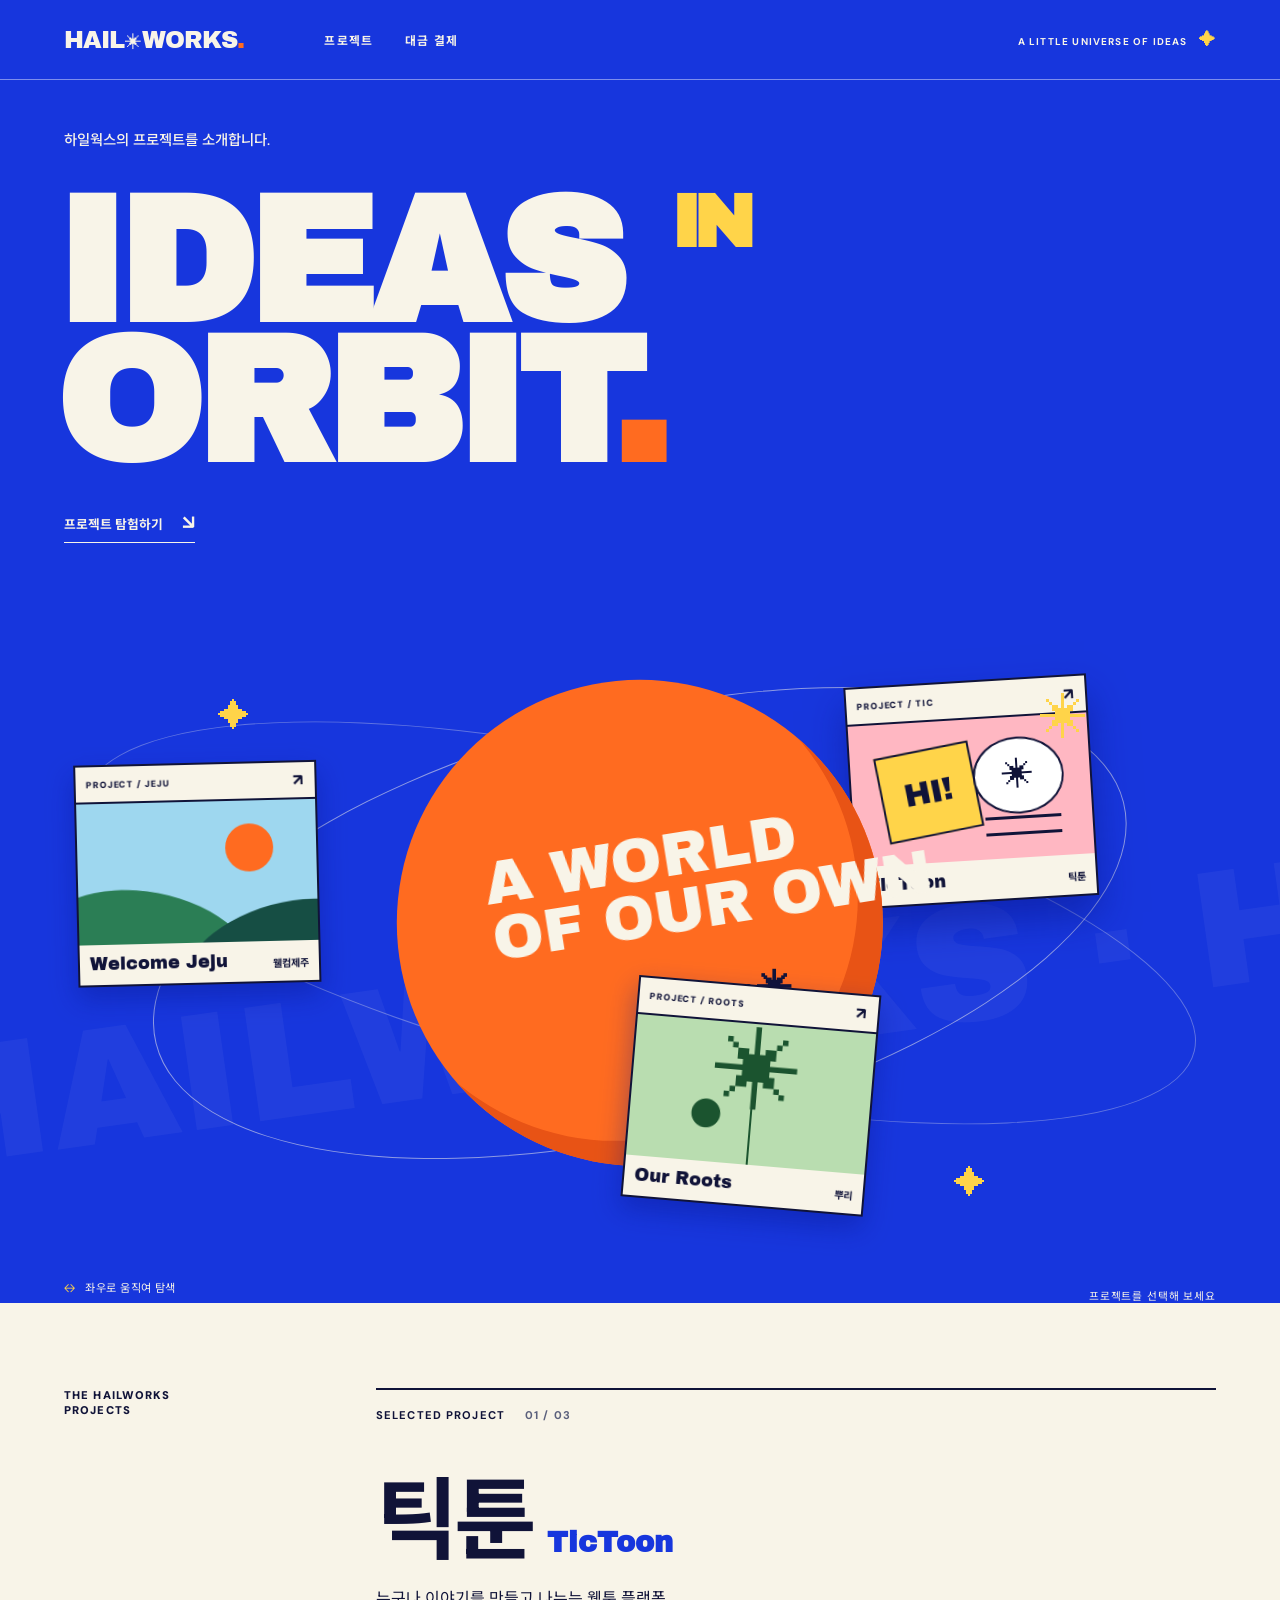
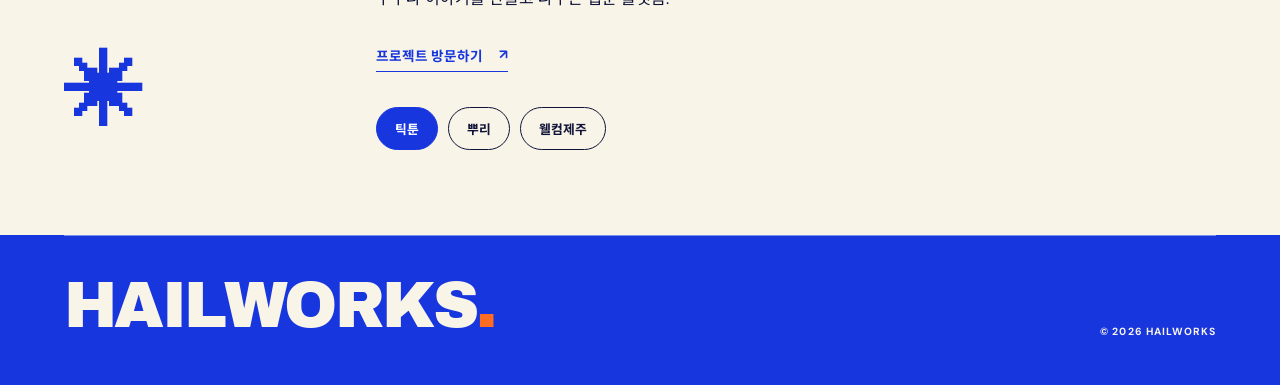
<file: index.html>
<!doctype html>
<html lang="ko">
<head>
<meta name="google-site-verification" content="eOjzuwGYqQo4Wg-wgAqYuZawv53X6PlHhTHtmQLiYrs" />
<meta charset="utf-8"><meta name="viewport" content="width=device-width,initial-scale=1"><meta name="theme-color" content="#1633d7">
<title>HAILWORKS — Ideas in orbit</title>
<link rel="icon" href="favicon.svg" type="image/svg+xml">
<meta name="description" content="하일웍스가 만들고 있는 프로젝트를 소개합니다.">
<link rel="preconnect" href="https://fonts.googleapis.com"><link rel="preconnect" href="https://fonts.gstatic.com" crossorigin><link href="https://fonts.googleapis.com/css2?family=Archivo+Black&family=DM+Sans:wght@400;600;700&family=Noto+Sans+KR:wght@400;500;700;900&display=swap" rel="stylesheet"><link rel="stylesheet" href="styles.css"><script src="script.js" defer></script>
</head>
<body>
<a class="skip" href="#projects">프로젝트로 건너뛰기</a>
<header class="header"><a class="brand" href="#top" aria-label="하일웍스 홈">HAIL<span class="brand-star">✳</span>WORKS<span class="brand-dot">.</span></a><nav aria-label="주요 메뉴"><a href="#projects">프로젝트</a><a href="payment.html">대금 결제</a></nav><span class="header-note">A LITTLE UNIVERSE OF IDEAS <span>✦</span></span></header>
<main id="top">
<section class="hero" aria-labelledby="hero-title"><div class="hero-top"><p class="hero-intro">하일웍스의 프로젝트를 소개합니다.</p></div>
<h1 id="hero-title">IDEAS <span>IN</span><br>ORBIT<span class="title-period">.</span></h1><div class="hero-bottom"><a href="#projects">프로젝트 탐험하기 <span aria-hidden="true">↘</span></a></div>
<div class="orbit-scene" id="projects"><div class="orbit-back-text" aria-hidden="true">HAILWORKS · HAILWORKS ·</div><div class="orbit-ring orbit-ring-one"></div><div class="orbit-ring orbit-ring-two"></div><div class="sun"><span class="sun-label">A WORLD<br>OF OUR OWN</span><span class="sun-bottom">MADE OF IDEAS <span>✳</span></span></div><span class="spark spark-one" aria-hidden="true">✦</span><span class="spark spark-two" aria-hidden="true">✳</span><span class="spark spark-three" aria-hidden="true">✦</span>
<div class="satellite satellite-tic"><button class="project-stamp stamp-tic is-selected" type="button" data-project="tictoon" aria-pressed="true"><span class="stamp-top"><span>PROJECT / TIC</span><span aria-hidden="true">↗</span></span><span class="stamp-art tic-art"><span class="comic-panel">HI!</span><span class="comic-bubble">✳</span><span class="comic-lines"></span></span><span class="stamp-name">TicToon <small>틱툰</small></span></button></div>
<div class="satellite satellite-roots"><button class="project-stamp stamp-roots" type="button" data-project="roots" aria-pressed="false"><span class="stamp-top"><span>PROJECT / ROOTS</span><span aria-hidden="true">↗</span></span><span class="stamp-art roots-art"><span class="roots-mark">✳</span><span class="roots-line"></span><span class="roots-leaf">●</span></span><span class="stamp-name">Our Roots <small>뿌리</small></span></button></div>
<div class="satellite satellite-jeju"><button class="project-stamp stamp-jeju" type="button" data-project="jeju" aria-pressed="false"><span class="stamp-top"><span>PROJECT / JEJU</span><span aria-hidden="true">↗</span></span><span class="stamp-art jeju-art"><span class="jeju-sun"></span><span class="jeju-hill"></span><span class="jeju-hill two"></span></span><span class="stamp-name">Welcome Jeju <small>웰컴제주</small></span></button></div>
<div class="orbit-hint"><span aria-hidden="true">↔</span> 좌우로 움직여 탐색</div><div class="orbit-caption">프로젝트를 선택해 보세요</div></div></section>
<section class="project-detail" aria-labelledby="detail-heading"><div class="detail-side"><span>THE HAILWORKS<br>PROJECTS</span><span class="asterisk">✳</span></div><div class="detail-main"><div class="detail-heading"><p>SELECTED PROJECT <span id="detail-count">01 / 03</span></p></div><div aria-live="polite"><h2 id="detail-heading">틱툰 <span>TicToon</span></h2><p class="detail-description" id="detail-description">누구나 이야기를 만들고 나누는 웹툰 플랫폼.</p></div><a class="project-link" id="project-link" href="https://tictoon.app/" target="_blank" rel="noopener noreferrer">프로젝트 방문하기 <span aria-hidden="true">↗</span></a><div class="project-selector" role="group" aria-label="프로젝트 선택"><button type="button" data-project="tictoon" aria-pressed="true">틱툰</button><button type="button" data-project="roots" aria-pressed="false">뿌리</button><button type="button" data-project="jeju" aria-pressed="false">웰컴제주</button></div></div></section>
</main><footer><span class="footer-brand">HAILWORKS<span>.</span></span><p>© <span id="year">2026</span> HAILWORKS</p></footer>
</body></html>
</file>
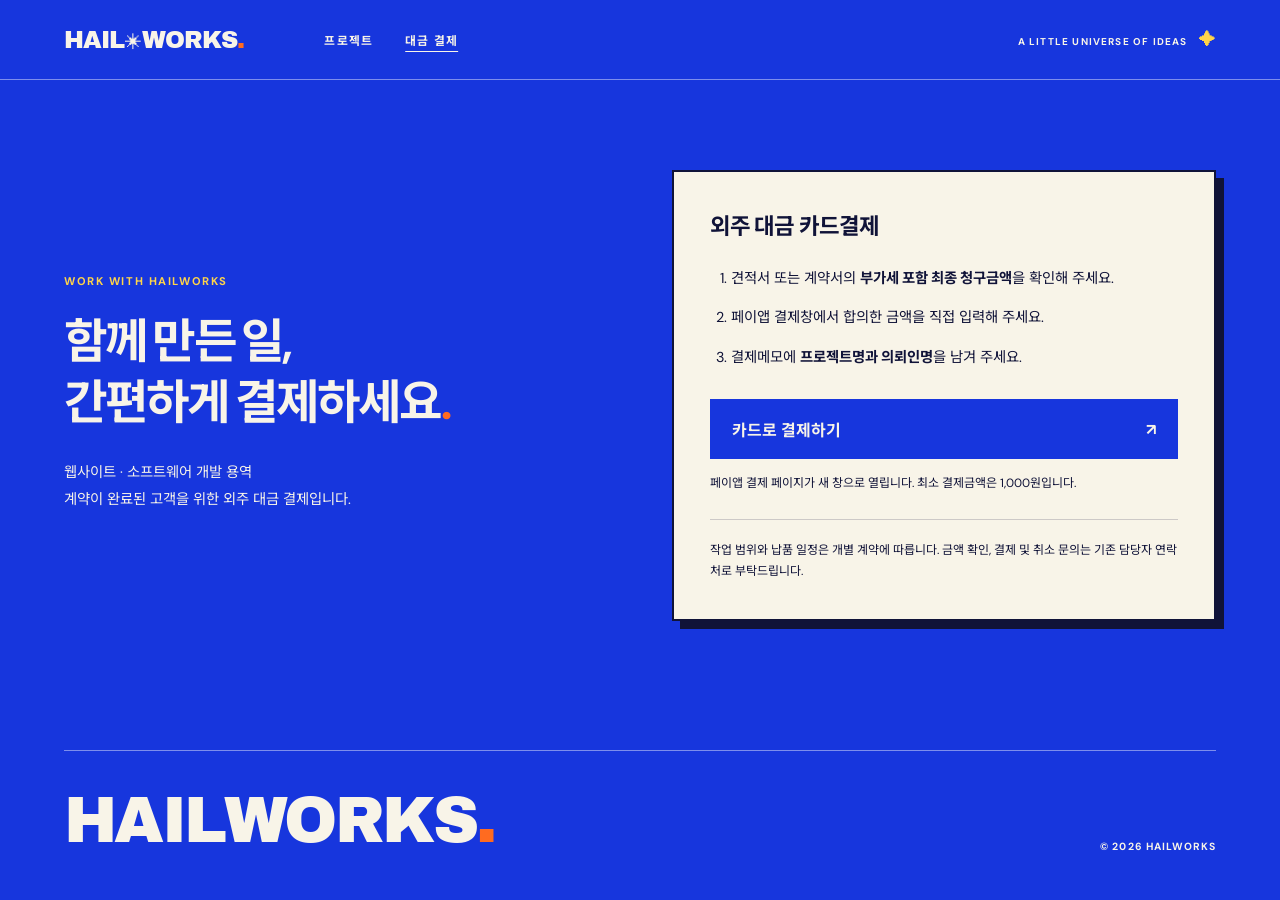
<file: payment.html>
<!doctype html>
<html lang="ko">
<head>
<meta charset="utf-8"><meta name="viewport" content="width=device-width,initial-scale=1"><meta name="theme-color" content="#1633d7">
<title>대금 결제 — HAILWORKS</title>
<link rel="icon" href="favicon.svg" type="image/svg+xml">
<meta name="description" content="하일웍스 웹사이트·소프트웨어 개발 용역의 외주 대금 결제 안내입니다.">
<link rel="preconnect" href="https://fonts.googleapis.com"><link rel="preconnect" href="https://fonts.gstatic.com" crossorigin><link href="https://fonts.googleapis.com/css2?family=Archivo+Black&family=DM+Sans:wght@400;600;700&family=Noto+Sans+KR:wght@400;500;700;900&display=swap" rel="stylesheet"><link rel="stylesheet" href="styles.css">
</head>
<body class="payment-page">
<a class="skip" href="#payment">결제 안내로 건너뛰기</a>
<header class="header"><a class="brand" href="index.html" aria-label="하일웍스 홈">HAIL<span class="brand-star">✳</span>WORKS<span class="brand-dot">.</span></a><nav aria-label="주요 메뉴"><a href="index.html#projects">프로젝트</a><a href="payment.html" aria-current="page">대금 결제</a></nav><span class="header-note">A LITTLE UNIVERSE OF IDEAS <span>✦</span></span></header>
<main>
<section class="payment" id="payment" aria-labelledby="payment-heading">
  <div class="payment-intro"><p class="payment-eyebrow">WORK WITH HAILWORKS</p><h1 id="payment-heading">함께 만든 일,<br>간편하게 결제하세요<span>.</span></h1><p>웹사이트 · 소프트웨어 개발 용역<br>계약이 완료된 고객을 위한 외주 대금 결제입니다.</p></div>
  <div class="payment-card">
    <h2>외주 대금 카드결제</h2>
    <ol><li>견적서 또는 계약서의 <strong>부가세 포함 최종 청구금액</strong>을 확인해 주세요.</li><li>페이앱 결제창에서 합의한 금액을 직접 입력해 주세요.</li><li>결제메모에 <strong>프로젝트명과 의뢰인명</strong>을 남겨 주세요.</li></ol>
    <a class="payment-link" href="https://www.payapp.kr/L/z4o6B9" target="_blank" rel="noopener noreferrer" aria-describedby="payment-note">카드로 결제하기 <span aria-hidden="true">↗</span></a>
    <p class="payment-note" id="payment-note">페이앱 결제 페이지가 새 창으로 열립니다. 최소 결제금액은 1,000원입니다.</p>
    <p class="payment-help">작업 범위와 납품 일정은 개별 계약에 따릅니다. 금액 확인, 결제 및 취소 문의는 기존 담당자 연락처로 부탁드립니다.</p>
  </div>
</section>
</main>
<footer><a class="footer-brand" href="index.html" aria-label="하일웍스 홈">HAILWORKS<span>.</span></a><p>© <span id="year">2026</span> HAILWORKS</p></footer>
<script>document.querySelector('#year').textContent = new Date().getFullYear();</script>
</body>
</html>
</file>
<file: styles.css>
:root{--blue:#1736dd;--orange:#ff6b20;--cream:#f8f4e8;--ink:#101338;--yellow:#ffd449}*{box-sizing:border-box}html{scroll-behavior:smooth}body{margin:0;background:var(--blue);color:var(--cream);font-family:'DM Sans','Noto Sans KR',sans-serif}::selection{background:var(--yellow);color:var(--ink)}a{color:inherit;text-decoration:none}button{font:inherit}button:focus-visible,a:focus-visible{outline:3px solid var(--yellow);outline-offset:5px}.skip{position:absolute;left:1rem;top:-5rem;background:var(--cream);color:var(--ink);padding:.8rem;z-index:99}.skip:focus{top:1rem}.header{height:80px;padding:0 5%;display:flex;align-items:center;border-bottom:1px solid #ffffff70;gap:5rem}.brand{font-family:'Archivo Black',sans-serif;font-size:1.5rem;letter-spacing:-.04em;white-space:nowrap}.brand-star{font-size:.7em;margin:0 .06em}.brand-dot{color:var(--orange)}nav{display:flex;gap:2rem;font-size:.74rem;font-weight:700;letter-spacing:.1em}nav a:hover{text-decoration:underline;text-underline-offset:6px}.header-note{margin-left:auto;font-size:.62rem;font-weight:700;letter-spacing:.12em}.header-note span{color:var(--yellow);font-size:1rem;margin-left:.5rem}.hero{overflow:hidden}.hero-top{display:flex;justify-content:space-between;align-items:start;margin:48px 5% 0}.hero-intro{margin:0;line-height:1.7;font-size:.9rem;font-weight:500}.hero-index{margin:0;text-align:right;font-size:.66rem;letter-spacing:.08em;line-height:1.5;font-weight:700}.hero-index span{color:var(--yellow)}h1{font-family:'Archivo Black',sans-serif;font-size:clamp(5rem,13.8vw,13rem);letter-spacing:-.04em;line-height:.79;margin:42px 4.3% 0}h1 span:not(.title-period){font-size:.42em;vertical-align:top;color:var(--yellow)}.title-period{color:var(--orange)}.hero-bottom{display:flex;justify-content:space-between;align-items:center;gap:1rem;margin:35px 5% 0;font-size:.8rem}.hero-bottom a{font-weight:700;border-bottom:1px solid;padding:0 0 7px}.hero-bottom a span{font-size:1.25rem;margin-left:1rem}.orbit-scene{height:min(67vw,760px);min-height:540px;position:relative;margin:0 auto;max-width:1500px;isolation:isolate}.orbit-back-text{position:absolute;top:40%;white-space:nowrap;font-family:'Archivo Black',sans-serif;font-size:clamp(4rem,13vw,12rem);color:#ffffff0b;transform:rotate(-8deg);left:-8%;z-index:-2}.sun{position:absolute;left:50%;top:50%;transform:translate(-50%,-50%);width:min(38vw,500px);aspect-ratio:1;border-radius:50%;background:var(--orange);display:flex;flex-direction:column;justify-content:space-between;padding:12% 7%;box-shadow:inset -25px -25px 0 #e85315}.sun-label{font-family:'Archivo Black',sans-serif;font-size:clamp(2.1rem,4.8vw,5rem);line-height:.91;transform:rotate(-9deg);color:var(--cream);white-space:nowrap}.sun-bottom{font-size:.7rem;font-weight:900;letter-spacing:.12em;color:var(--ink);text-align:right}.sun-bottom span{font-size:2.2rem;vertical-align:middle}.orbit-ring{position:absolute;left:50%;top:50%;width:78%;height:55%;border:1px solid #f8f4e887;border-radius:50%;transform:translate(-50%,-50%) rotate(-14deg);pointer-events:none}.orbit-ring-two{width:89%;height:42%;transform:translate(-50%,-50%) rotate(13deg);opacity:.6}.spark{position:absolute;color:var(--yellow);font-size:2rem}.spark-one{left:17%;top:20%}.spark-two{right:15%;top:19%;font-size:3rem}.spark-three{right:23%;bottom:13%}.satellite{position:absolute;z-index:2;animation:bob 4s ease-in-out infinite}.satellite-tic{top:14%;left:12%;transform:rotate(-7deg)}.satellite-roots{top:16%;right:11%;transform:rotate(7deg);animation-delay:-1.4s}.satellite-jeju{bottom:8%;left:41%;transform:rotate(-3deg);animation-delay:-2.5s}.satellite:has(button:hover),.satellite:has(button:focus-visible),.satellite:has(button[aria-pressed=true]){animation-play-state:paused;z-index:3}.project-stamp{padding:0;background:var(--cream);color:var(--ink);width:clamp(170px,19vw,265px);border:2px solid var(--ink);text-align:left;cursor:pointer;box-shadow:0 12px 25px #07158a65;transition:transform .2s,box-shadow .2s}.project-stamp:hover,.project-stamp[aria-pressed=true]{transform:translateY(-8px);box-shadow:0 20px 35px #07158a80}.stamp-top{display:flex;justify-content:space-between;align-items:center;border-bottom:2px solid var(--ink);padding:7px 10px;font-size:.56rem;letter-spacing:.1em;font-weight:900}.stamp-top span:last-child{font-size:1rem}.stamp-art{height:clamp(105px,11vw,155px);display:block;position:relative;overflow:hidden}.tic-art{background:#ffb7c2}.comic-panel{position:absolute;left:12%;top:19%;background:var(--yellow);border:2px solid var(--ink);width:40%;height:62%;display:grid;place-items:center;font-family:'Archivo Black',sans-serif;font-size:2rem;transform:rotate(-8deg)}.comic-bubble{position:absolute;right:11%;top:14%;border:2px solid var(--ink);border-radius:50%;width:38%;height:55%;display:grid;place-items:center;background:#fff;font-size:2rem}.comic-lines{position:absolute;right:13%;bottom:16%;width:32%;height:14%;border-top:3px solid var(--ink);border-bottom:3px solid var(--ink)}.roots-art{background:#b9ddb0}.roots-mark{position:absolute;left:34%;top:4%;font-size:5.5rem;color:#1b542f;line-height:1}.roots-line{position:absolute;width:2px;height:70%;background:#1b542f;left:50%;top:30%}.roots-leaf{position:absolute;color:#1b542f;font-size:2rem;left:25%;top:48%}.jeju-art{background:#9ed7ef}.jeju-sun{position:absolute;width:48px;height:48px;border-radius:50%;background:var(--orange);top:16%;right:18%}.jeju-hill{position:absolute;width:95%;height:100%;border-radius:50% 50% 0 0;background:#2b7e55;top:63%;left:-20%;transform:rotate(12deg)}.jeju-hill.two{background:#164e44;left:40%;top:73%;transform:rotate(-14deg)}.stamp-name{display:flex;justify-content:space-between;align-items:end;padding:9px 10px 11px;font-family:'Archivo Black',sans-serif;font-size:clamp(.9rem,1.4vw,1.15rem)}.stamp-name small{font-family:'Noto Sans KR',sans-serif;font-size:.63rem;font-weight:700}.orbit-caption{position:absolute;bottom:0;right:5%;font-size:.67rem;letter-spacing:.08em}.orbit-caption span{color:var(--yellow);margin:0 .5rem}@keyframes bob{0%,100%{translate:0 0}50%{translate:0 -14px}}.project-detail{background:var(--cream);color:var(--ink);padding:85px 5%;display:grid;grid-template-columns:1fr 3fr;gap:2rem}.detail-side{font-size:.7rem;letter-spacing:.1em;font-weight:900;line-height:1.4;display:flex;flex-direction:column;justify-content:space-between}.asterisk{font-size:5rem;color:var(--blue)}.detail-main{border-top:2px solid var(--ink)}.detail-heading{display:flex;justify-content:space-between;font-size:.7rem;letter-spacing:.1em;font-weight:700}.detail-heading p{margin:18px 0}.detail-heading p span{margin-left:1rem;color:#5b607c}.detail-icon{font-size:1.5rem}.detail-main h2{font-size:clamp(3.2rem,7vw,6rem);letter-spacing:-.04em;margin:35px 0 10px;line-height:1.05}.detail-main h2 span{font-family:'Archivo Black',sans-serif;font-size:.32em;letter-spacing:0;color:var(--blue);white-space:nowrap}.detail-description{font-size:1rem;line-height:1.8;min-height:2em}.project-selector{display:flex;flex-wrap:wrap;gap:10px;margin-top:35px}.project-selector button{border:1px solid var(--ink);background:transparent;color:var(--ink);padding:11px 18px;border-radius:50px;cursor:pointer;font-weight:700;font-size:.8rem}.project-selector button:hover,.project-selector button[aria-pressed=true]{background:var(--blue);color:white;border-color:var(--blue)}.about{padding:100px 5%;display:grid;grid-template-columns:1.5fr 1fr;gap:3rem}.about-label{font-size:.72rem;letter-spacing:.12em;font-weight:700}.about-label span{color:var(--yellow);font-size:1.3rem}.about h2{font-size:clamp(2.5rem,5vw,4.6rem);letter-spacing:-.04em;line-height:1.2;margin:40px 0}.about h2 em{color:var(--yellow);font-style:normal}.about-copy{align-self:end;font-size:.95rem;line-height:1.9;max-width:34rem}.about-copy a{display:inline-block;margin-top:30px;font-weight:700;border-bottom:1px solid;padding-bottom:7px}.about-copy a span{margin-left:1rem}footer{border-top:1px solid #ffffff70;margin:0 5%;padding:35px 0 45px;display:flex;justify-content:space-between;align-items:end;gap:1rem}.footer-brand{font-family:'Archivo Black',sans-serif;font-size:clamp(1.5rem,5vw,4rem);letter-spacing:-.04em}.footer-brand span{color:var(--orange)}footer p{font-size:.65rem;font-weight:700;letter-spacing:.1em;line-height:1.5;margin:0}
@media(max-width:700px){.header{height:68px;gap:1rem;justify-content:space-between}.brand{font-size:1.15rem}.header-note{display:none}nav{gap:1rem;font-size:.65rem}.hero-top{margin-top:35px}.hero-intro{font-size:.78rem}.hero-index{font-size:.55rem}h1{font-size:clamp(4.8rem,17vw,7rem);margin-top:42px}.hero-bottom{align-items:start;font-size:.7rem}.hero-bottom>span{max-width:150px}.hero-bottom a{white-space:nowrap}.orbit-scene{min-height:650px;height:145vw;max-height:730px}.sun{width:70vw;max-width:370px;top:44%;padding:18% 13%}.sun-label{font-size:clamp(2.3rem,7vw,3.5rem)}.orbit-ring{width:110%;height:45%}.orbit-ring-two{width:113%;height:38%}.satellite-tic{top:10%;left:5%}.satellite-roots{top:29%;right:4%}.satellite-jeju{bottom:12%;left:10%}.project-stamp{width:clamp(155px,44vw,210px)}.stamp-art{height:115px}.stamp-name{font-size:1rem}.spark-one{top:35%;left:3%}.spark-two{right:6%;top:9%}.spark-three{right:18%;bottom:14%}.orbit-caption{bottom:2%;font-size:.58rem}.project-detail{padding:65px 5%;grid-template-columns:1fr}.detail-side{flex-direction:row;align-items:start}.asterisk{font-size:2.5rem}.detail-main h2{margin-top:28px}.about{padding:75px 5%;grid-template-columns:1fr;gap:0}.about h2{margin:30px 0}.about-copy{font-size:.9rem}footer{flex-wrap:wrap}footer p:last-child{margin-left:auto}}
@media(prefers-reduced-motion:reduce){html{scroll-behavior:auto}*,*::before,*::after{animation-duration:.01ms!important;animation-iteration-count:1!important;transition-duration:.01ms!important}}
/* The cards share one orbit; JavaScript positions them on an ellipse. */
.orbit-scene{touch-action:pan-y;cursor:grab}.orbit-scene.is-dragging{cursor:grabbing;user-select:none;touch-action:none}.satellite,.satellite-tic,.satellite-roots,.satellite-jeju{left:0;top:0;right:auto;bottom:auto;animation:none;transform:none;will-change:transform}.satellite .project-stamp{touch-action:pan-y}.orbit-scene.is-dragging .project-stamp{pointer-events:none}.orbit-hint{position:absolute;left:5%;bottom:1%;font-size:.7rem;letter-spacing:.04em}.orbit-hint span{color:var(--yellow);margin-right:.4rem}@media(max-width:700px){.orbit-hint{bottom:5%;font-size:.62rem}.orbit-caption{bottom:0}}@media(prefers-reduced-motion:reduce){.satellite{will-change:auto}}

/* The sun separates the nearest project from the far side of the orbit. */
.sun{z-index:10}.orbit-ring,.orbit-back-text{z-index:1}.orbit-caption,.orbit-hint,.spark{z-index:13;pointer-events:none}

.project-link{display:inline-flex;align-items:center;gap:1rem;margin-top:12px;padding-bottom:6px;border-bottom:1px solid currentColor;font-size:.85rem;font-weight:700;color:var(--blue)}.project-link:hover{border-bottom-width:2px}

/* A shared PayApp link keeps payment details on the hosted checkout. */
.payment{padding:90px 5%;display:grid;grid-template-columns:1fr 1fr;gap:4rem;align-items:center;border-top:1px solid #ffffff70;scroll-margin-top:24px}
.payment-eyebrow{font-size:.7rem;font-weight:700;letter-spacing:.14em;color:var(--yellow)}
.payment-intro h1{font-family:inherit;font-size:clamp(2rem,3.7vw,3.5rem);line-height:1.3;letter-spacing:-.06em;margin:24px 0}
.payment-intro h1 span{font-size:inherit;vertical-align:baseline;color:var(--orange)}
.payment-intro>p:last-child{font-size:.9rem;line-height:1.9}
.payment-card{background:var(--cream);color:var(--ink);padding:36px;border:2px solid var(--ink);box-shadow:8px 8px 0 var(--ink)}
.payment-card h2{margin:0 0 24px;font-size:1.4rem;letter-spacing:-.04em}
.payment-card ol{padding-left:1.3rem;margin:0 0 28px;font-size:.9rem;line-height:1.9}
.payment-card li+li{margin-top:12px}
.payment-link{display:flex;justify-content:space-between;align-items:center;gap:1rem;padding:18px 22px;background:var(--blue);color:var(--cream);font-weight:700}
.payment-link:hover{background:var(--ink)}
.payment-link:focus-visible{outline-color:var(--blue)}
.payment-note,.payment-help{font-size:.75rem;line-height:1.8}
.payment-note{margin:14px 0 0}
.payment-help{margin:24px 0 0;padding-top:20px;border-top:1px solid #10133830}
@media(max-width:700px){.payment{grid-template-columns:1fr;gap:24px;padding:60px 5%}.payment-card{padding:24px;box-shadow:5px 5px 0 var(--ink)}}
.payment-page{min-height:100vh;display:flex;flex-direction:column}
.payment-page main{flex:1}
.payment-page .payment{border-top:0}
nav a[aria-current="page"]{text-decoration:underline;text-underline-offset:6px}
</file>
